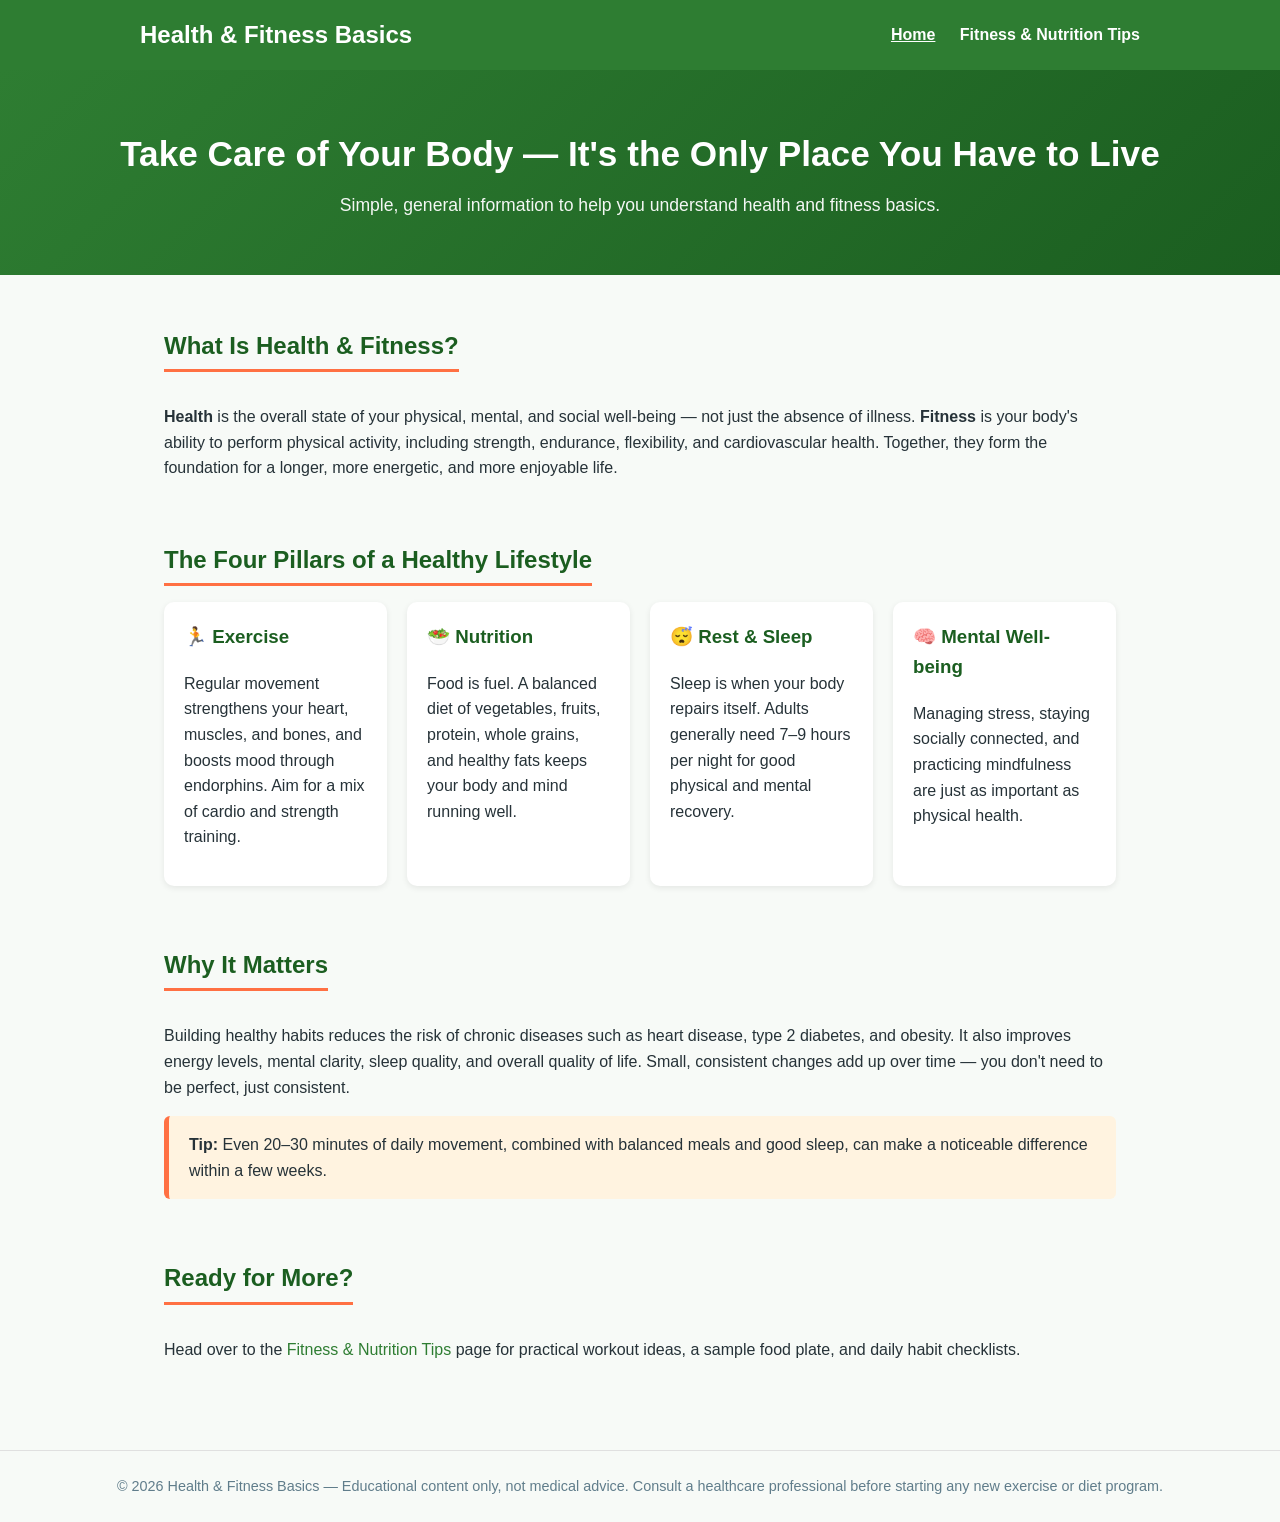
<file: index.html>
<!DOCTYPE html>
<html lang="en">
<head>
  <meta charset="UTF-8" />
  <meta name="viewport" content="width=device-width, initial-scale=1.0" />
  <title>Health &amp; Fitness Basics</title>
  <link rel="stylesheet" href="css/style.css" />
</head>
<body>

  <header>
    <div class="nav-wrap">
      <div class="site-title">Health &amp; Fitness Basics</div>
      <nav>
        <a href="index.html" class="active">Home</a>
        <a href="tips.html">Fitness &amp; Nutrition Tips</a>
      </nav>
    </div>
  </header>

  <div class="hero">
    <h1>Take Care of Your Body — It's the Only Place You Have to Live</h1>
    <p>Simple, general information to help you understand health and fitness basics.</p>
  </div>

  <main>

    <section>
      <h2>What Is Health &amp; Fitness?</h2>
      <p>
        <strong>Health</strong> is the overall state of your physical, mental, and social
        well-being — not just the absence of illness. <strong>Fitness</strong> is your body's
        ability to perform physical activity, including strength, endurance, flexibility,
        and cardiovascular health. Together, they form the foundation for a longer, more
        energetic, and more enjoyable life.
      </p>
    </section>

    <section>
      <h2>The Four Pillars of a Healthy Lifestyle</h2>
      <div class="card-grid">
        <div class="card">
          <h3>🏃 Exercise</h3>
          <p>Regular movement strengthens your heart, muscles, and bones, and boosts mood
             through endorphins. Aim for a mix of cardio and strength training.</p>
        </div>
        <div class="card">
          <h3>🥗 Nutrition</h3>
          <p>Food is fuel. A balanced diet of vegetables, fruits, protein, whole grains,
             and healthy fats keeps your body and mind running well.</p>
        </div>
        <div class="card">
          <h3>😴 Rest &amp; Sleep</h3>
          <p>Sleep is when your body repairs itself. Adults generally need 7–9 hours per
             night for good physical and mental recovery.</p>
        </div>
        <div class="card">
          <h3>🧠 Mental Well-being</h3>
          <p>Managing stress, staying socially connected, and practicing mindfulness are
             just as important as physical health.</p>
        </div>
      </div>
    </section>

    <section>
      <h2>Why It Matters</h2>
      <p>
        Building healthy habits reduces the risk of chronic diseases such as heart disease,
        type 2 diabetes, and obesity. It also improves energy levels, mental clarity, sleep
        quality, and overall quality of life. Small, consistent changes add up over time —
        you don't need to be perfect, just consistent.
      </p>
      <div class="callout">
        <strong>Tip:</strong> Even 20–30 minutes of daily movement, combined with balanced
        meals and good sleep, can make a noticeable difference within a few weeks.
      </div>
    </section>

    <section>
      <h2>Ready for More?</h2>
      <p>
        Head over to the <a href="tips.html">Fitness &amp; Nutrition Tips</a> page for
        practical workout ideas, a sample food plate, and daily habit checklists.
      </p>
    </section>

  </main>

  <footer>
    &copy; 2026 Health &amp; Fitness Basics — Educational content only, not medical advice.
    Consult a healthcare professional before starting any new exercise or diet program.
  </footer>

</body>
</html>
</file>
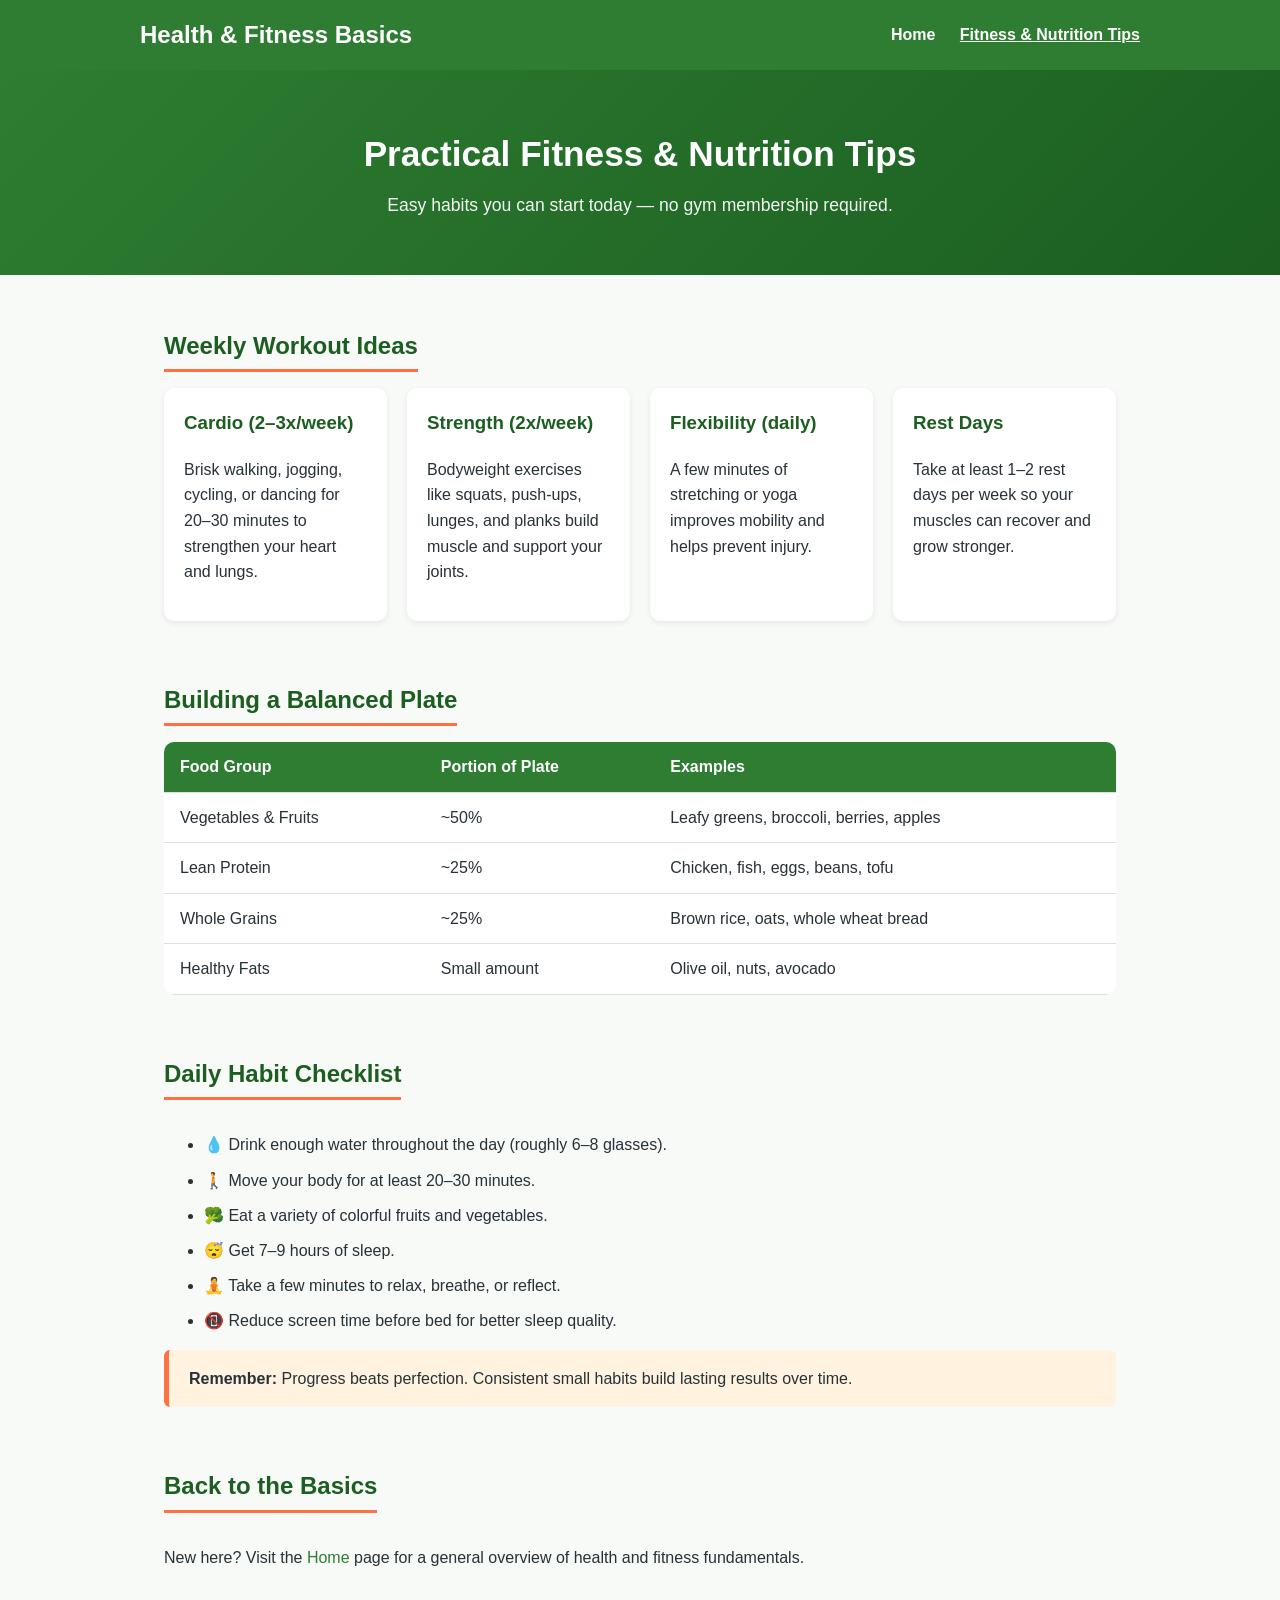
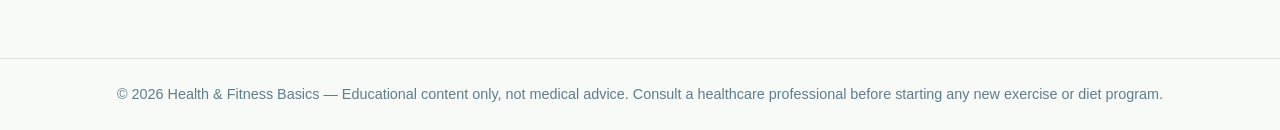
<file: tips.html>
<!DOCTYPE html>
<html lang="en">
<head>
  <meta charset="UTF-8" />
  <meta name="viewport" content="width=device-width, initial-scale=1.0" />
  <title>Fitness &amp; Nutrition Tips</title>
  <link rel="stylesheet" href="css/style.css" />
</head>
<body>

  <header>
    <div class="nav-wrap">
      <div class="site-title">Health &amp; Fitness Basics</div>
      <nav>
        <a href="index.html">Home</a>
        <a href="tips.html" class="active">Fitness &amp; Nutrition Tips</a>
      </nav>
    </div>
  </header>

  <div class="hero">
    <h1>Practical Fitness &amp; Nutrition Tips</h1>
    <p>Easy habits you can start today — no gym membership required.</p>
  </div>

  <main>

    <section>
      <h2>Weekly Workout Ideas</h2>
      <div class="card-grid">
        <div class="card">
          <h3>Cardio (2–3x/week)</h3>
          <p>Brisk walking, jogging, cycling, or dancing for 20–30 minutes to strengthen
             your heart and lungs.</p>
        </div>
        <div class="card">
          <h3>Strength (2x/week)</h3>
          <p>Bodyweight exercises like squats, push-ups, lunges, and planks build muscle
             and support your joints.</p>
        </div>
        <div class="card">
          <h3>Flexibility (daily)</h3>
          <p>A few minutes of stretching or yoga improves mobility and helps prevent
             injury.</p>
        </div>
        <div class="card">
          <h3>Rest Days</h3>
          <p>Take at least 1–2 rest days per week so your muscles can recover and grow
             stronger.</p>
        </div>
      </div>
    </section>

    <section>
      <h2>Building a Balanced Plate</h2>
      <table>
        <thead>
          <tr>
            <th>Food Group</th>
            <th>Portion of Plate</th>
            <th>Examples</th>
          </tr>
        </thead>
        <tbody>
          <tr>
            <td>Vegetables &amp; Fruits</td>
            <td>~50%</td>
            <td>Leafy greens, broccoli, berries, apples</td>
          </tr>
          <tr>
            <td>Lean Protein</td>
            <td>~25%</td>
            <td>Chicken, fish, eggs, beans, tofu</td>
          </tr>
          <tr>
            <td>Whole Grains</td>
            <td>~25%</td>
            <td>Brown rice, oats, whole wheat bread</td>
          </tr>
          <tr>
            <td>Healthy Fats</td>
            <td>Small amount</td>
            <td>Olive oil, nuts, avocado</td>
          </tr>
        </tbody>
      </table>
    </section>

    <section>
      <h2>Daily Habit Checklist</h2>
      <ul class="tip-list">
        <li>💧 Drink enough water throughout the day (roughly 6–8 glasses).</li>
        <li>🚶 Move your body for at least 20–30 minutes.</li>
        <li>🥦 Eat a variety of colorful fruits and vegetables.</li>
        <li>😴 Get 7–9 hours of sleep.</li>
        <li>🧘 Take a few minutes to relax, breathe, or reflect.</li>
        <li>📵 Reduce screen time before bed for better sleep quality.</li>
      </ul>
      <div class="callout">
        <strong>Remember:</strong> Progress beats perfection. Consistent small habits build
        lasting results over time.
      </div>
    </section>

    <section>
      <h2>Back to the Basics</h2>
      <p>
        New here? Visit the <a href="index.html">Home</a> page for a general overview of
        health and fitness fundamentals.
      </p>
    </section>

  </main>

  <footer>
    &copy; 2026 Health &amp; Fitness Basics — Educational content only, not medical advice.
    Consult a healthcare professional before starting any new exercise or diet program.
  </footer>

</body>
</html>
</file>
<file: css/style.css>
/* ==========================================================
   Health & Fitness site — shared styles
   Edit colors in :root to re-theme the whole site.
   ========================================================== */

:root {
  --color-primary: #2e7d32;
  --color-primary-dark: #1b5e20;
  --color-accent: #ff7043;
  --color-bg: #f7faf7;
  --color-card: #ffffff;
  --color-text: #263238;
  --color-muted: #607d8b;
  --max-width: 1000px;
  --radius: 10px;
}

* {
  box-sizing: border-box;
}

body {
  margin: 0;
  font-family: "Segoe UI", Verdana, Arial, sans-serif;
  background: var(--color-bg);
  color: var(--color-text);
  line-height: 1.6;
}

a {
  color: var(--color-primary);
  text-decoration: none;
}

a:hover {
  text-decoration: underline;
}

img {
  max-width: 100%;
}

/* ---------- Header / Nav ---------- */

header {
  background: var(--color-primary);
  color: #fff;
  padding: 1rem 1.5rem;
}

.nav-wrap {
  max-width: var(--max-width);
  margin: 0 auto;
  display: flex;
  align-items: center;
  justify-content: space-between;
  flex-wrap: wrap;
  gap: 0.5rem;
}

.site-title {
  font-size: 1.5rem;
  font-weight: bold;
  color: #fff;
}

nav a {
  color: #fff;
  margin-left: 1.25rem;
  font-weight: 600;
}

nav a:first-child {
  margin-left: 0;
}

nav a.active {
  text-decoration: underline;
}

/* ---------- Hero ---------- */

.hero {
  background: linear-gradient(135deg, var(--color-primary), var(--color-primary-dark));
  color: #fff;
  text-align: center;
  padding: 3.5rem 1.5rem;
}

.hero h1 {
  margin: 0 0 0.5rem;
  font-size: 2.2rem;
}

.hero p {
  margin: 0;
  font-size: 1.1rem;
  opacity: 0.95;
}

/* ---------- Layout ---------- */

main {
  max-width: var(--max-width);
  margin: 0 auto;
  padding: 2rem 1.5rem 3rem;
}

section {
  margin-bottom: 2.5rem;
}

section h2 {
  color: var(--color-primary-dark);
  border-bottom: 3px solid var(--color-accent);
  display: inline-block;
  padding-bottom: 0.25rem;
  margin-bottom: 1rem;
}

.card-grid {
  display: grid;
  grid-template-columns: repeat(auto-fit, minmax(220px, 1fr));
  gap: 1.25rem;
}

.card {
  background: var(--color-card);
  border-radius: var(--radius);
  padding: 1.25rem;
  box-shadow: 0 2px 6px rgba(0, 0, 0, 0.08);
}

.card h3 {
  margin-top: 0;
  color: var(--color-primary-dark);
}

.tip-list li {
  margin-bottom: 0.6rem;
}

.callout {
  background: #fff3e0;
  border-left: 5px solid var(--color-accent);
  padding: 1rem 1.25rem;
  border-radius: 6px;
}

table {
  width: 100%;
  border-collapse: collapse;
  background: var(--color-card);
  border-radius: var(--radius);
  overflow: hidden;
}

th, td {
  text-align: left;
  padding: 0.75rem 1rem;
  border-bottom: 1px solid #e0e0e0;
}

th {
  background: var(--color-primary);
  color: #fff;
}

/* ---------- Footer ---------- */

footer {
  text-align: center;
  padding: 1.5rem;
  color: var(--color-muted);
  font-size: 0.9rem;
  border-top: 1px solid #e0e0e0;
}

/* ---------- Responsive ---------- */

@media (max-width: 480px) {
  .hero h1 {
    font-size: 1.6rem;
  }

  nav a {
    margin-left: 0.75rem;
  }
}
</file>
